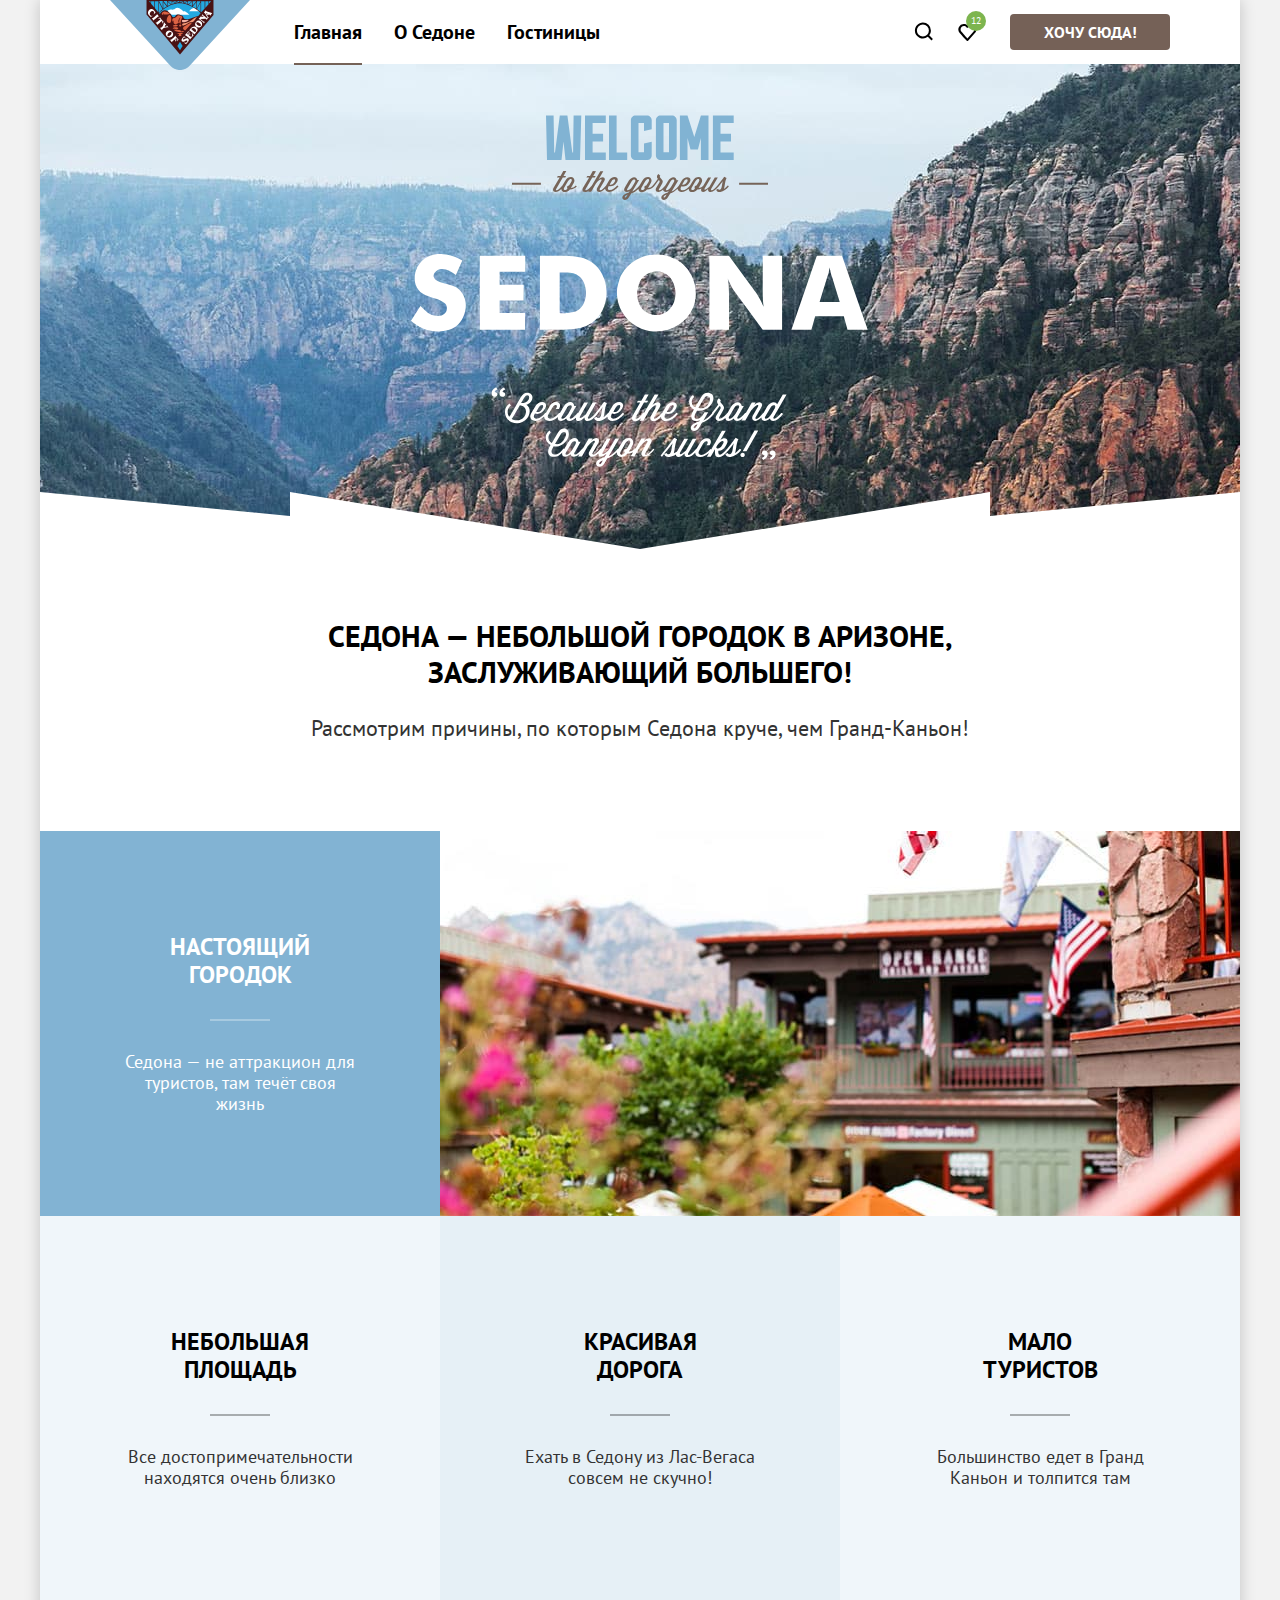
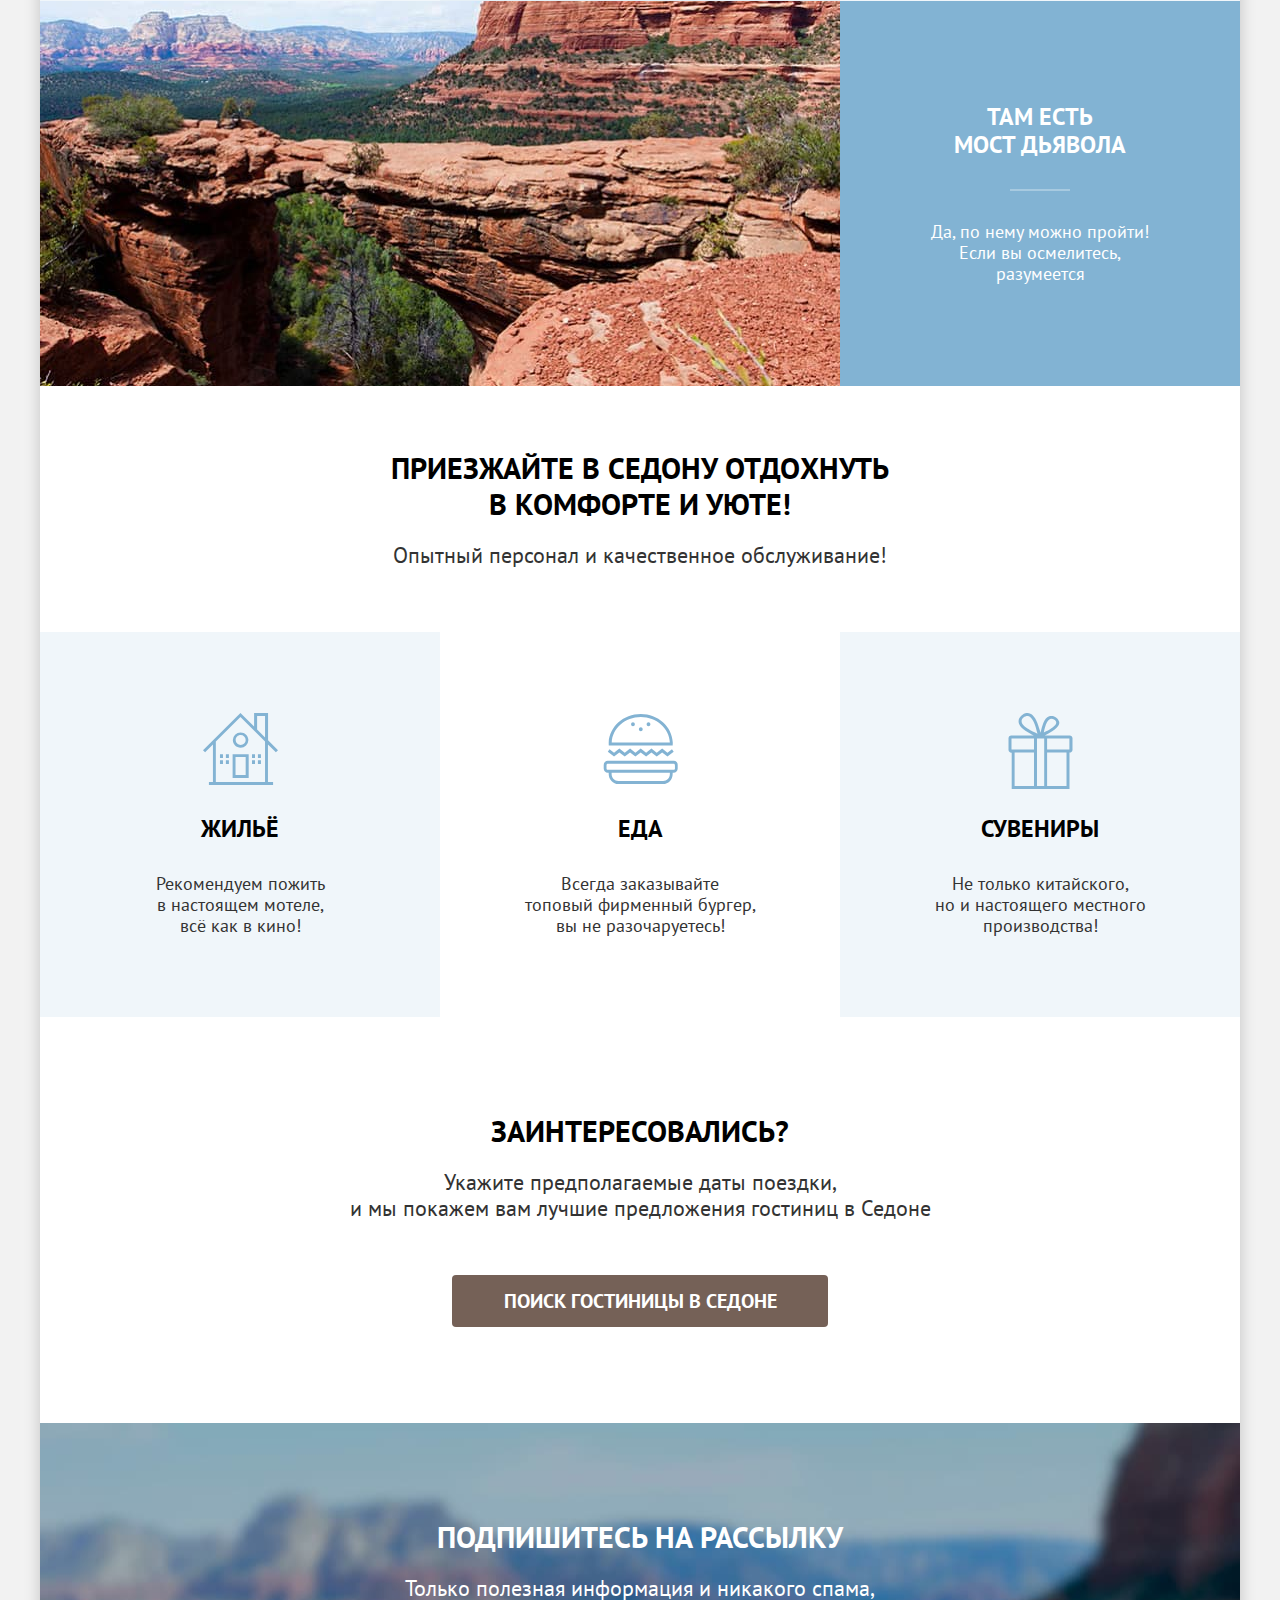
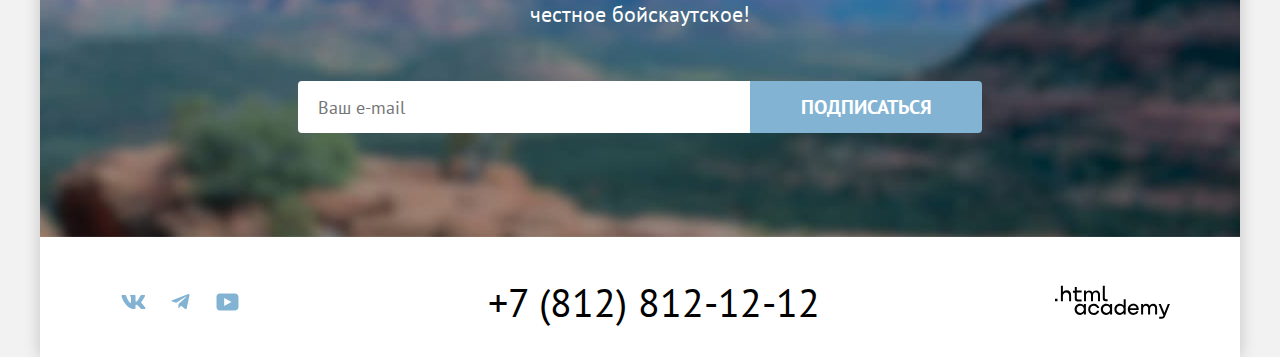
<file: index.html>
<!DOCTYPE html>
<html lang="ru">

  <head>
    <meta charset="utf-8">
    <title>Седона - город в Аризоне</title>
    <link rel="stylesheet" href="styles/styles.css">
    <link rel="icon" sizes="32x32" href="images/favicon.png" type="image/x-icon">
  </head>

  <body>
    <div class="wrapper">
      <!--Шапка сайта с навигацией-->
      <header class="page-header" data-test="header">
        <nav class="navigation">
          <a class="logo-link" href="index.html">
            <img class="logo" src="images/logo.svg" width="140" height="70" alt="Логотип города Седона">
          </a>
          <ul class="navigation-list">
            <li class="navigation-item">
              <a class="navigation-link navigation-link-current">Главная</a>
            </li>
            <li class="navigation-item">
              <a class="navigation-link" href="#">О Седоне</a>
            </li>
            <li class="navigation-item">
              <a class="navigation-link" href="catalog.html">Гостиницы</a>
            </li>
          </ul>
          <ul class="navigation-user-list">
            <li class="navigation-item">
              <a class="navigation-link navigation-user-link" href="#" aria-label="Поиск">
                <svg class="navigation-icon" aria-hidden="true" focusable="false" role="img" xmlns="http://www.w3.org/2000/svg"
                  width="19" height="19" fill="none" viewBox="0 0 19 19">
                  <path fill="#000" d="m18.9 17-3.7-3.67c1-1.3 1.7-2.98 1.7-4.87A8 8 0 0 0 8.9.5C4.5.5.9 4.18.9 8.56a8 8 0 0 0 12.9 6.26l3.7 3.68 1.4-1.5Zm-10-2.48a6 6 0 0 1-6-5.96 6 6 0 0 1 12 0 6 6 0 0 1-6 5.96Z" />
                </svg>
              </a>
            </li>
            <li class="navigation-item favorites-item">
              <a class="navigation-link navigation-user-link" href="#" aria-label="Избранное">
                <svg class="navigation-icon" aria-hidden="true" focusable="false" role="img" xmlns="http://www.w3.org/2000/svg" width="19" height="17" fill="none" viewBox="0 0 19 17">
                  <path fill="#000" d="M9.3 17a.9.9 0 0 1-.8-.4c-5.4-6.1-6.7-7.5-7-7.9A5.4 5.4 0 0 1 5.9 0c1.3 0 2.5.5 3.5 1.3a5.46 5.46 0 0 1 9 4.1c0 1.3-.5 2.5-1.3 3.4l-7 7.9c-.2.2-.4.3-.8.3Zm-6-9.5c.3.4 3.5 4 6.1 6.9l6.2-7c.5-.5.7-1.2.7-2 0-1.8-1.5-3.3-3.3-3.3-1 0-2 .5-2.7 1.3-.3.3-.6.4-.9.4-.3 0-.6-.2-.8-.4-.7-.8-1.7-1.3-2.7-1.3-1.8 0-3.3 1.5-3.3 3.3-.1.9.3 1.6.7 2.1-.1 0-.1 0 0 0Z" />
                </svg>
                <span class="navigation-favorites-count">12</span>
              </a>
            </li>
            <li class="navigation-item navigation-user-item">
              <a class="navigation-user-button button button-brown" href="#">Хочу сюда!</a>
            </li>
          </ul>
        </nav>
      </header>
      <!--Основной контентный блок-->
      <main class="main-container main-index" data-test="main">
        <section class="main-welcome" data-test="hero">
          <h1 class="visually-hidden">Отдых в живописном городке Седона</h1>
          <img class="main-welcome-img" src="images/welcome-text.svg" width="458" height="352" alt="Welcome to the gorgeous Sedona. Because the Grand Canyon sucks">
         </section>
        <div data-test="advantages">
          <section class="main-welcome-textbox">
            <h2 class="main-welcome-title">Седона — небольшой городок в Аризоне,<br>заслуживающий большего!</h2>
            <p class="main-welcome-description">Рассмотрим причины, по которым Седона круче, чем Гранд-Каньон!</p>
          </section>
          <!--Блок преимуществ-->
          <section class="advantages">
            <h2 class="visually-hidden">Преимущества</h2>
            <ul class="advantages-list">
              <li class="advantages-item advantages-item-box">
                <div class="advantages-column-text"> <!-- div для позиционирования -->
                  <h3 class="advantages-title">Настоящий<br>городок</h3>
                  <p class="advantages-description">Седона — не аттракцион для<br>туристов, там течёт своя<br>жизнь</p>
                </div>
                <img class="advantages-img" src="images/advantages-right.jpg" width="800" height="385" alt="Улица Седоны на фоне гор">
              </li>
              <li class="advantages-item advantages-item-row advantages-square">
                <h3 class="advantages-title">Небольшая<br>площадь</h3>
                <p class="advantages-description">Все достопримечательности<br>находятся очень близко</p>
              </li>
              <li class="advantages-item advantages-item-row advantages-road">
                <h3 class="advantages-title">Красивая<br>дорога</h3>
                <p class="advantages-description">Ехать в Седону из Лас-Вегаса<br>совсем не скучно!</p>
              </li>
              <li class="advantages-item advantages-item-row advantages-tourist">
                <h3 class="advantages-title">Мало<br>туристов</h3>
                <p class="advantages-description">Большинство едет в Гранд<br>Каньон и толпится там</p>
              </li>
              <li class="advantages-item advantages-item-box">
                <img class="advantages-img" src="images/advantages-left.jpg" width="800" height="385" alt="Мост дьявола - опасная скальная архитектура">
                <div class="advantages-column-text">
                  <h3 class="advantages-title">Там есть<br>мост дьявола</h3>
                  <p class="advantages-description">Да, по нему можно пройти!<br>Если вы осмелитесь,<br>разумеется</p>
                </div>
              </li>
            </ul>
          </section>
        </div>
        <!-- Блок услуг -->
        <section class="services" data-test="service">
          <div class="services-title-row">
            <h2 class="services-title">Приезжайте в Седону отдохнуть<br>в комфорте и уюте!</h2>
            <p class="services-description">Опытный персонал и качественное обслуживание!</p>
          </div>
          <ul class="services-list">
            <li class="services-item services-item-house">
              <h3 class="services-name-title services-name-house">Жильё</h3>
              <p class="services-description">Рекомендуем пожить<br>в настоящем мотеле,<br>всё как в кино!</p>
            </li>
            <li class="services-item services-item-food">
              <h3 class="services-name-title services-name-food">Еда</h3>
              <p class="services-description">Всегда заказывайте<br>топовый фирменный бургер,<br>вы не разочаруетесь!
              </p>
            </li>
            <li class="services-item services-item-gift">
              <h3 class="services-name-title services-name-gift">Сувениры</h3>
              <p class="services-description">Не только китайского,<br>но и настоящего местного<br>производства!</p>
            </li>
          </ul>
        </section>
        <!-- Блок поиска гостиницы -->
        <section class="search-box" data-test="search">
          <h2 class="search-box-title">Заинтересовались?</h2>
          <p class="search-box-description">Укажите предполагаемые даты поездки,<br>и мы покажем вам лучшие предложения гостиниц в Седоне</p>
          <button class="search-box-button button button-brown" type="button">Поиск гостиницы в Седоне</button>
        </section>
        <!-- Блок подписки на рассылку -->
        <section class="subscribe">
          <h2 class="subscribe-title">Подпишитесь на рассылку</h2>
          <p class="subscribe-description">Только полезная информация и никакого спама,<br>честное бойскаутское!</p>
          <form class="subscribe-form" action="https://echo.htmlacademy.ru/" method="post">
            <label class="visually-hidden" for="newsletter-email">Ваш e-mail</label>
            <input class="subscribe-field" placeholder="Ваш e-mail" type="email" id="newsletter-email" name="subscribe-email" required>
            <button class="subscribe-button button button-blue" type="submit">Подписаться</button>
          </form>
        </section>
      </main>
      <!-- Подвал сайта -->
      <footer class="page-footer" data-test="footer">
        <div class="page-footer-container">
          <ul class="social-list">
            <li class="social-item">
              <a class="social-link" href="https://vk.com/htmlacademy" aria-label="ВКонтакте">
                <svg class="social-icon" aria-hidden="true" focusable="false" role="img" xmlns="http://www.w3.org/2000/svg" width="25" height="14" fill="none" viewBox="0 0 25 14">
                  <path fill="#83B3D3" fill-rule="evenodd" d="M23.95.95c.17-.55 0-.95-.8-.95h-2.62c-.67 0-.98.35-1.14.73 0 0-1.34 3.2-3.23 5.27-.61.6-.89.8-1.22.8-.17 0-.42-.2-.42-.74V.95c0-.66-.19-.95-.74-.95H9.65c-.42 0-.67.3-.67.6 0 .61.95.76 1.05 2.5v3.8c0 .84-.16.99-.5.99-.88 0-3.05-3.21-4.33-6.89-.25-.71-.5-1-1.17-1H1.4C.65 0 .5.35.5.73c0 .68.89 4.07 4.14 8.55C6.81 12.34 9.87 14 12.65 14c1.67 0 1.88-.37 1.88-1v-2.32c0-.73.16-.88.68-.88.4 0 1.06.2 2.62 1.67C19.61 13.22 19.9 14 20.9 14h2.63c.75 0 1.13-.37.91-1.1-.24-.72-1.09-1.77-2.22-3.02-.6-.7-1.53-1.47-1.8-1.86-.4-.49-.28-.7 0-1.14 0 0 3.2-4.43 3.53-5.93Z" clip-rule="evenodd" />
                </svg>
              </a>
            </li>
            <li class="social-item">
              <a class="social-link" href="https://t.me/htmlacademy" aria-label="Телеграм">
                <svg class="social-icon" aria-hidden="true" focusable="false" role="img" xmlns="http://www.w3.org/2000/svg" width="19" height="16" fill="none" viewBox="0 0 19 16">
                  <path fill="#83B3D3" d="M17.29.1 1.34 6.25c-1.09.43-1.08 1.04-.2 1.31l4.1 1.28 9.47-5.98c.44-.27.85-.12.52.18L7.55 9.96l-.28 4.22c.41 0 .6-.19.83-.41l1.99-1.93 4.13 3.05c.77.42 1.31.2 1.5-.7l2.72-12.8C18.72.27 18-.23 17.29.09Z" />
                </svg>
              </a>
            </li>
            <li class="social-item">
              <a class="social-link" href="https://www.youtube.com/user/htmlacademyru" aria-label="Youtube">
                <svg class="social-icon" aria-hidden="true" focusable="false" role="img" xmlns="http://www.w3.org/2000/svg" width="23" height="18" fill="none" viewBox="0 0 23 18">
                  <path fill="#83B3D3" d="M19.1.5H3.68C1.81.5.5 2.1.5 3.9V14c0 1.9 1.31 3.5 3.17 3.5h15.66c1.64 0 3.17-1.6 3.17-3.4V3.9C22.28 2.1 20.97.5 19.1.5ZM8.17 13.04V4.96L15.5 9l-7.34 4.04Z" />
                </svg>
              </a>
            </li>
          </ul>
          <a class="footer-phone-call" href="tel:+78128121212">+7 (812) 812-12-12</a>
          <a class="copyright-link" href="https://htmlacademy.ru/intensive/htmlcss" aria-label="Логотип html academy">
            <svg class="copyright-logo" aria-hidden="true" role="img" xmlns="http://www.w3.org/2000/svg" width="115" height="34" fill="none" viewBox="0 0 115 34">
              <path fill="#000" d="M0 13.72v2.6h2.5v-2.6H0ZM11.6 5.32c-1.6 0-2.8.7-3.6 1.7h-.1V.82h-2v15.5h2v-5.3c0-2.1 1.3-3.6 3.3-3.6 1.8 0 2.9 1.4 2.9 3.2v5.7h2v-6.1c.1-3-1.8-4.9-4.5-4.9ZM26.6 5.62h-4.8v-3.7h-2v3.8h-1.9v2h1.9v6c0 1.7 1 2.7 2.7 2.7h4.1v-2h-3.7c-.7 0-1.1-.4-1.1-1.1v-5.7h4.8v-2ZM41.1 5.42c-1.6 0-2.9.8-3.5 2.1h-.1c-.6-1.2-1.8-2.1-3.4-2.1-1.4 0-2.5.8-3.1 1.8h-.1v-1.6H29v10.6h2v-5.4c0-2 1-3.5 2.6-3.5 1.5 0 2.4 1 2.4 2.6v6.3h2v-5.6c0-2.4 1.4-3.3 2.6-3.3 1.5 0 2.4 1 2.4 2.6v6.3h2v-6.5c.1-2.5-1.4-4.3-3.9-4.3ZM47.8 13.52c0 1.7 1 2.7 2.8 2.7h2v-2h-1.7c-.7 0-1.1-.4-1.1-1.1V.82h-2v12.7ZM28.9 20.52c-.9-1.1-2.2-1.8-3.9-1.8-3.1 0-5.4 2.3-5.4 5.6s2.3 5.6 5.4 5.6c1.8 0 3-.8 3.8-1.9h.1v1.6h2v-10.6h-2v1.5Zm-3.6 7.4c-2.2 0-3.6-1.6-3.6-3.6s1.4-3.6 3.6-3.6 3.6 1.6 3.6 3.6c0 1.9-1.4 3.6-3.6 3.6ZM44.2 22.82c-.5-2.4-2.6-4.1-5.4-4.1a5.4 5.4 0 0 0-5.6 5.6c0 3.1 2.2 5.6 5.6 5.6 2.8 0 4.9-1.8 5.4-4.2h-2.1a3.4 3.4 0 0 1-3.3 2.3c-2.2 0-3.6-1.6-3.6-3.6s1.4-3.6 3.6-3.6c1.6 0 2.8 1 3.3 2.2h2.1v-.2ZM55.1 20.52c-.9-1.1-2.2-1.8-3.9-1.8-3.1 0-5.4 2.3-5.4 5.6s2.3 5.6 5.4 5.6c1.8 0 3-.8 3.8-1.9h.1v1.6h2v-10.6h-2v1.5Zm-3.6 7.4c-2.2 0-3.6-1.6-3.6-3.6s1.4-3.6 3.6-3.6 3.6 1.6 3.6 3.6c0 1.9-1.5 3.6-3.6 3.6ZM68.7 20.62c-.9-1.1-2.2-1.9-3.9-1.9-3.1 0-5.4 2.3-5.4 5.6s2.2 5.6 5.4 5.6c1.7 0 3-.8 3.8-1.8h.1v1.5h2v-15.4h-2v6.4Zm-3.6 7.3c-2.2 0-3.6-1.6-3.6-3.6s1.4-3.6 3.6-3.6 3.6 1.6 3.6 3.6c-.1 2-1.5 3.6-3.6 3.6ZM78.3 18.72c-3.3 0-5.5 2.5-5.5 5.6 0 3 2.1 5.6 5.5 5.6 2.5 0 4.5-1.3 5.2-3.6h-2.1c-.5 1-1.6 1.6-3 1.6-1.9 0-3.3-1.3-3.4-2.9h8.8c.2-3.6-2-6.3-5.5-6.3Zm0 1.9c1.7 0 3 1 3.3 2.6h-6.5c.3-1.5 1.5-2.6 3.2-2.6ZM98.2 18.72c-1.6 0-2.9.8-3.6 2h-.1c-.6-1.2-1.8-2-3.4-2-1.4 0-2.5.7-3.1 1.8v-1.5h-1.9v10.6h2v-5.4c0-2 1-3.4 2.6-3.5 1.5 0 2.4 1 2.4 2.6v6.3h2v-5.6c0-2.4 1.4-3.3 2.6-3.3 1.5 0 2.4 1 2.4 2.6v6.3h2v-6.5c.1-2.6-1.4-4.4-3.9-4.4ZM109.4 27.82l-3.6-8.9h-2.2l4.8 11.6c-.3.9-.7 1.2-1.7 1.2h-2.5v2h2.5c1.8 0 2.8-.8 3.5-2.6l4.7-12.2h-2.1l-3.4 8.9Z" />
            </svg>
          </a>
        </div>
      </footer>

      <!-- Модальное окно "Поиск гостиницы в Седоне" -->

      <div class="modal-container">
        <div class="modal">
          <button class="modal-close-button" type="button">
            <span class="visually-hidden">Закрыть</span>
          </button>
          <section class="modal-content">
            <h2 class="modal-title">Поиск гостиницы в Седоне</h2>
            <form class="modal-data-form" action="https://echo.htmlacademy.ru/" method="post">
              <ul class="modal-data-list">
                <li class="modal-data-item">
                  <label class="modal-label" for="check-in">Дата Заезда:</label>
                    <div class="input-box">
                      <div class="input-box-inner">
                        <input class="modal-input date-check-in" type="text" id="check-in" name="check-in" placeholder="Укажите дату" value="27 апреля 2020" required>
                        <button class="modal-input-icon check-in-icon" type="button">
                          <svg xmlns="http://www.w3.org/2000/svg" width="20" height="20" fill="none" role="img" aria-label="Выберите дату заезда в календаре" viewBox="0 0 20 20">
                            <g fill="#000" opacity=".3">
                              <path d="M7.75 12c.3 0 .5-.2.5-.5s-.2-.5-.5-.5-.5.2-.5.5.2.5.5.5Z" />
                              <path d="M17 4h-2V2h-1v2H6V2H5v2H3c-.6 0-1 .4-1 1v11c0 .5.4 1 1 1h14c.5 0 1-.5 1-1V5c0-.6-.5-1-1-1Zm0 12H3V9h14v7ZM3 8V5h2v2h1V5h8v2h1V5h2v3H3Z" />
                              <path d="M10 12c.3 0 .5-.2.5-.5s-.2-.5-.5-.5-.5.2-.5.5.2.5.5.5ZM12.25 12c.3 0 .5-.2.5-.5s-.2-.5-.5-.5-.5.2-.5.5.2.5.5.5ZM7.75 13c-.3 0-.5.2-.5.5s.2.5.5.5.5-.2.5-.5-.2-.5-.5-.5ZM5.5 12c.3 0 .5-.2.5-.5s-.2-.5-.5-.5-.5.2-.5.5.2.5.5.5ZM5.5 13c-.3 0-.5.2-.5.5s.2.5.5.5.5-.2.5-.5-.2-.5-.5-.5ZM10 13c-.3 0-.5.2-.5.5s.2.5.5.5.5-.2.5-.5-.2-.5-.5-.5ZM12.25 13c-.3 0-.5.2-.5.5s.2.5.5.5.5-.2.5-.5-.2-.5-.5-.5ZM14.5 12c.3 0 .5-.2.5-.5s-.2-.5-.5-.5-.5.2-.5.5.2.5.5.5ZM14.5 13c-.3 0-.5.2-.5.5s.2.5.5.5.5-.2.5-.5-.2-.5-.5-.5Z" />
                            </g>
                          </svg>
                        </button>
                      </div>
                    <span class="modal-description-input description-input-checkin checkin-error">Мы не можем отправить вас в прошлое.</span>
                  </div>
                </li>
                <li class="modal-data-item">
                  <label class="modal-label" for="check-out">Дата Выезда:</label>
                  <div class="input-box">
                    <div class="input-box-inner">
                      <input class="modal-input date-check-out" type="text" id="check-out" name="check-out" placeholder="Укажите дату" value="1 сентября 2023" required>
                      <button class="modal-input-icon check-out-icon" type="button">
                        <svg xmlns="http://www.w3.org/2000/svg" width="20" height="20" fill="none" role="img" aria-label="Выберите дату выезда в календаре" viewBox="0 0 20 20">
                          <g fill="#000" opacity=".3">
                            <path d="M7.75 12c.3 0 .5-.2.5-.5s-.2-.5-.5-.5-.5.2-.5.5.2.5.5.5Z" />
                            <path d="M17 4h-2V2h-1v2H6V2H5v2H3c-.6 0-1 .4-1 1v11c0 .5.4 1 1 1h14c.5 0 1-.5 1-1V5c0-.6-.5-1-1-1Zm0 12H3V9h14v7ZM3 8V5h2v2h1V5h8v2h1V5h2v3H3Z" />
                            <path d="M10 12c.3 0 .5-.2.5-.5s-.2-.5-.5-.5-.5.2-.5.5.2.5.5.5ZM12.25 12c.3 0 .5-.2.5-.5s-.2-.5-.5-.5-.5.2-.5.5.2.5.5.5ZM7.75 13c-.3 0-.5.2-.5.5s.2.5.5.5.5-.2.5-.5-.2-.5-.5-.5ZM5.5 12c.3 0 .5-.2.5-.5s-.2-.5-.5-.5-.5.2-.5.5.2.5.5.5ZM5.5 13c-.3 0-.5.2-.5.5s.2.5.5.5.5-.2.5-.5-.2-.5-.5-.5ZM10 13c-.3 0-.5.2-.5.5s.2.5.5.5.5-.2.5-.5-.2-.5-.5-.5ZM12.25 13c-.3 0-.5.2-.5.5s.2.5.5.5.5-.2.5-.5-.2-.5-.5-.5ZM14.5 12c.3 0 .5-.2.5-.5s-.2-.5-.5-.5-.5.2-.5.5.2.5.5.5ZM14.5 13c-.3 0-.5.2-.5.5s.2.5.5.5.5-.2.5-.5-.2-.5-.5-.5Z" />
                          </g>
                        </svg>
                      </button>
                    </div>
                    <span class="modal-description-input">На эти даты есть свободные номера. Пока есть.</span>
                  </div>
                </li>
                <li class="modal-data-item person-number-item">
                  <div class="person-box">
                    <label class="modal-label-person" for="number-of-adults">Взрослые:</label>
                    <div class="person-box-input">
                      <button class="number-input-minus adult-input-minus-icon" type="button">
                        <svg xmlns="http://www.w3.org/2000/svg" width="20" height="20" fill="none" role="img" aria-label="Уменьшить количество взрослых" viewBox="0 0 20 20">
                          <path fill="#756157" fill-opacity=".3" d="M3 9v2h14V9H3Z" />
                        </svg>
                      </button>
                      <input class="person-number-input adult-number-input" type="number" id="number-of-adults" name="number-of-adults" value="2">
                      <button class="number-input-plus adult-input-plus-icon" type="button">
                        <svg xmlns="http://www.w3.org/2000/svg" width="20" height="20" fill="none" role="img" aria-label="Увеличить количество взрослых" viewBox="0 0 20 20">
                          <path fill="#756157" fill-opacity=".3" d="M17 9h-6V3H9v6H3v2h6v6h2v-6h6V9Z" />
                        </svg>
                      </button>
                    </div>
                  </div>
                  <div class="person-box">
                    <label class="modal-label-person modal-label-child" for="number-of-childs">Дети:</label>
                    <div class="tooltip-box">
                      <span class="modal-tooltip">
                        <button class="tooltip-toggle" type="button" aria-labelledby="tooltip-label"></button>
                        <span class="tooltip-text-box" role="tooltip" id="tooltip-label">Укажите количество детей, которые будут с вами, возраст которых от 6 до 18 лет. Дети до 6 лет размещаются бесплатно.</span>
                      </span>
                    </div>
                    <div class="person-box-input">
                      <button class="number-input-minus child-input-minus" type="button">
                        <svg xmlns="http://www.w3.org/2000/svg" width="20" height="20" fill="none" role="img" aria-label="Уменьшить количество детей" viewBox="0 0 20 20">
                          <path fill="#756157" fill-opacity=".3" d="M3 9v2h14V9H3Z" />
                        </svg>
                      </button>
                      <input class="person-number-input child-number-input" id="number-of-childs" name="number-of-childs" type="number" value="2">
                      <button class="number-input-plus child-input-plus" type="button">
                        <svg xmlns="http://www.w3.org/2000/svg" width="20" height="20" fill="none" role="img" aria-label="Увеличить количество детей" viewBox="0 0 20 20">
                          <path fill="#756157" fill-opacity=".3" d="M17 9h-6V3H9v6H3v2h6v6h2v-6h6V9Z" />
                        </svg>
                      </button>
                    </div>
                  </div>
                </li>
              </ul>
              <button class="modal-form-button button-blue" type="submit">Найти</button>
            </form>
          </section>
        </div>
      </div>
    </div>
    <script src="scripts/modal.js"></script>
  </body>

</html>
</file>
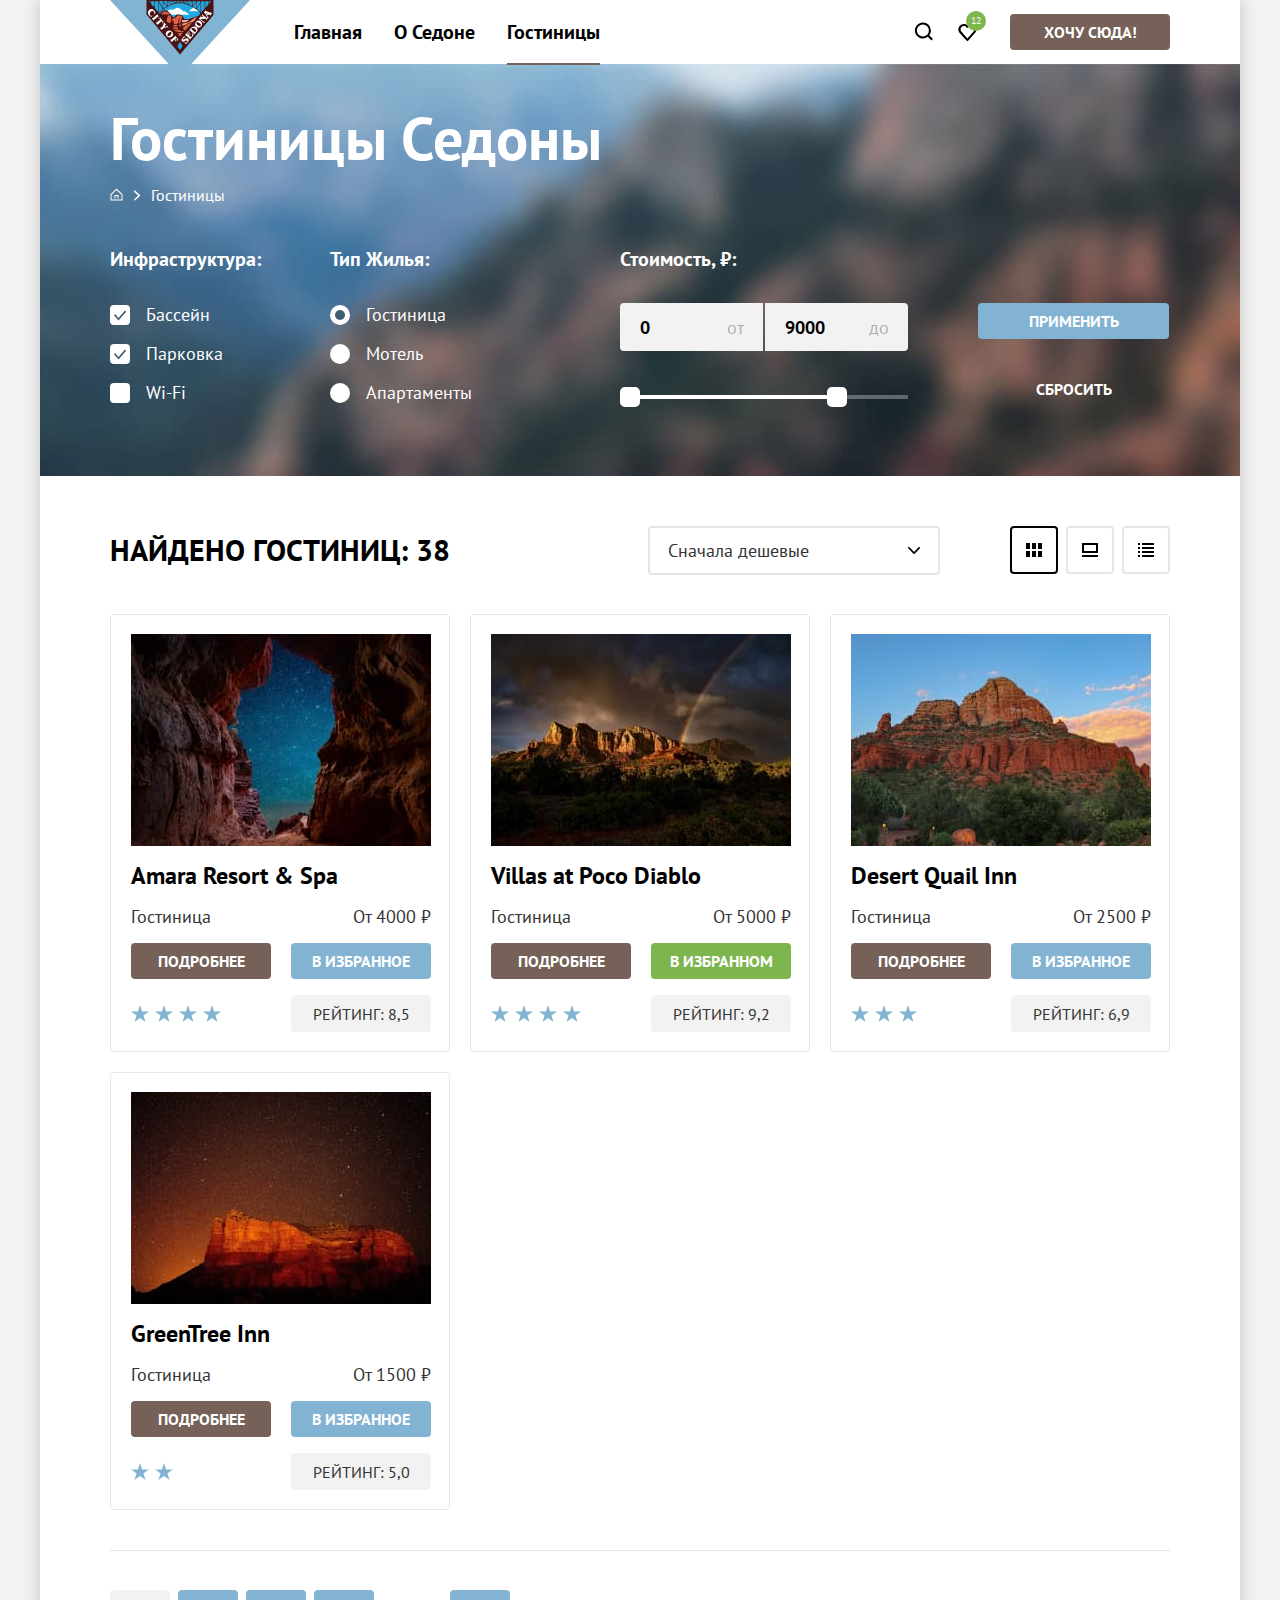
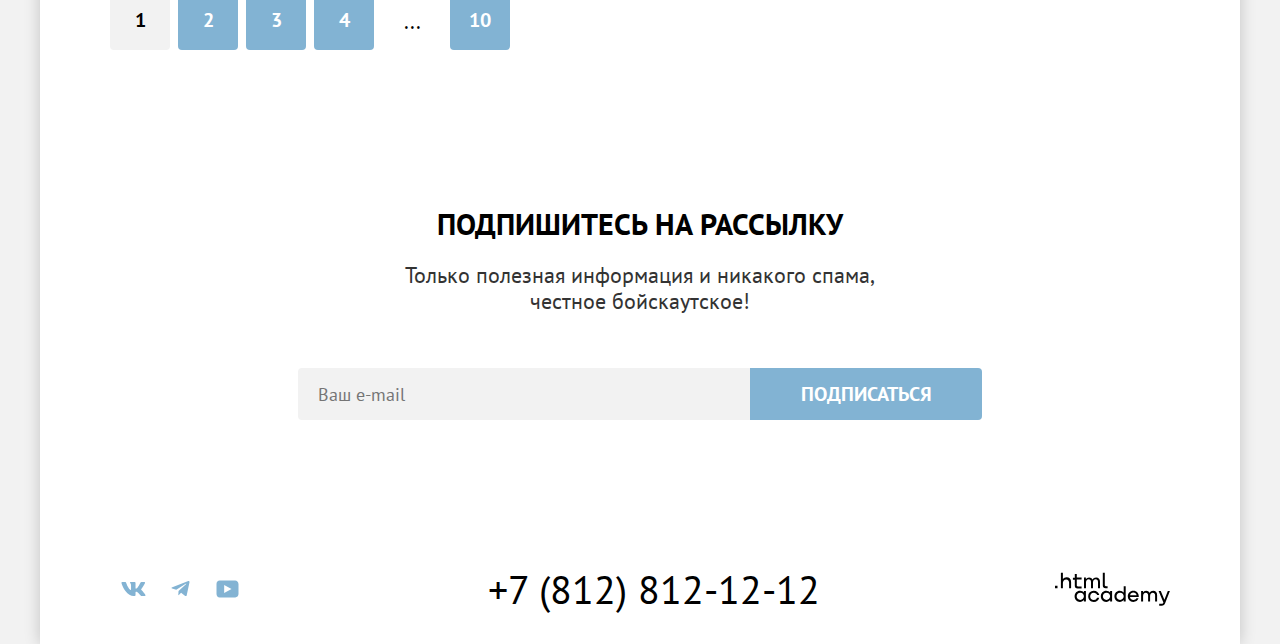
<file: catalog.html>
<!DOCTYPE html>
<html lang="ru">

  <head>
    <meta charset="UTF-8">
    <title>Седона - город в Аризоне</title>
    <link rel="stylesheet" href="styles/styles.css">
    <link rel="icon" sizes="32x32" href="images/favicon.png" type="image/x-icon">
  </head>

  <body>
    <div class="wrapper">
      <header class="page-header" data-test="header">
        <nav class="navigation">
          <a class="logo-link" href="index.html">
            <img class="logo" src="images/logo.svg" width="140" height="70" alt="Логотип города Седона">
          </a>
          <ul class="navigation-list">
            <li class="navigation-item">
              <a class="navigation-link" href="index.html">Главная</a>
            </li>
            <li class="navigation-item">
              <a class="navigation-link" href="#">О Седоне</a>
            </li>
            <li class="navigation-item">
              <a class="navigation-link navigation-link-current">Гостиницы</a>
            </li>
          </ul>
          <ul class="navigation-user-list">
            <li class="navigation-item">
              <a class="navigation-link navigation-user-link" href="#" aria-label="Поиск">
                <svg class="navigation-icon" aria-hidden="true" focusable="false" role="img" xmlns="http://www.w3.org/2000/svg" width="19" height="19" fill="none" viewBox="0 0 19 19">
                  <path fill="#000" d="m18.9 17-3.7-3.67c1-1.3 1.7-2.98 1.7-4.87A8 8 0 0 0 8.9.5C4.5.5.9 4.18.9 8.56a8 8 0 0 0 12.9 6.26l3.7 3.68 1.4-1.5Zm-10-2.48a6 6 0 0 1-6-5.96 6 6 0 0 1 12 0 6 6 0 0 1-6 5.96Z" />
                </svg>
              </a>
            </li>
            <li class="navigation-item favorites-item">
              <a class="navigation-link navigation-user-link" href="#" aria-label="Избранное">
                <svg class="navigation-icon" aria-hidden="true" focusable="false" role="img" xmlns="http://www.w3.org/2000/svg" width="19" height="17" fill="none" viewBox="0 0 19 17">
                  <path fill="#000" d="M9.3 17a.9.9 0 0 1-.8-.4c-5.4-6.1-6.7-7.5-7-7.9A5.4 5.4 0 0 1 5.9 0c1.3 0 2.5.5 3.5 1.3a5.46 5.46 0 0 1 9 4.1c0 1.3-.5 2.5-1.3 3.4l-7 7.9c-.2.2-.4.3-.8.3Zm-6-9.5c.3.4 3.5 4 6.1 6.9l6.2-7c.5-.5.7-1.2.7-2 0-1.8-1.5-3.3-3.3-3.3-1 0-2 .5-2.7 1.3-.3.3-.6.4-.9.4-.3 0-.6-.2-.8-.4-.7-.8-1.7-1.3-2.7-1.3-1.8 0-3.3 1.5-3.3 3.3-.1.9.3 1.6.7 2.1-.1 0-.1 0 0 0Z" />
                </svg>
                <span class="navigation-favorites-count">12</span>
              </a>
            </li>
            <li class="navigation-item navigation-user-item">
              <a class="navigation-user-button button button-brown" href="#">Хочу сюда!</a>
            </li>
          </ul>
        </nav>
      </header>
      <!-- Блок с заголовком, хлебными крошками и фильтрами -->
      <main class="main-container main-catalog" data-test="main">
        <section class="filter-wrapper">
          <div class="filter-content">
            <header class="catalog-header">
              <h1 class="catalog-title">Гостиницы Седоны</h1>
              <!-- Хлебные крошки -->
              <ul class="breadcrumbs">
                <li class="breadcrumbs-item breadcrumbs-item-main">
                  <a class="breadcrumbs-link breadcrumbs-link-home" href="index.html">
                    <span class="visually-hidden">Главная</span>
                  </a>
                </li>
                <li class="breadcrumbs-item">
                  <a class="breadcrumbs-link">Гостиницы</a>
                </li>
              </ul>
            </header>
            <!-- Блок фильтров -->
            <section class="catalog-hotels-filter" data-test="filter">
              <h2 class="visually-hidden">Фильтр выбора гостиниц</h2>
              <form class="hotels-filter" action="https://echo.htmlacademy.ru/" method="get">
                <fieldset class="catalog-filter-group">
                  <legend class="catalog-filter-title">Инфраструктура:</legend>
                  <ul class="catalog-filter-list">
                    <li class="catalog-filter-item">
                      <label class="control">
                        <input class="control-input visually-hidden" type="checkbox" name="pool" checked>
                        <span class="checkbox-input"></span>
                        <span class="checkbox-label">Бассейн</span>
                      </label>
                    </li>
                    <li class="catalog-filter-item">
                      <label class="control">
                        <input class="control-input visually-hidden" type="checkbox" name="parking" checked>
                        <span class="checkbox-input"></span>
                        <span class="checkbox-label">Парковка</span>
                      </label>
                    </li>
                    <li class="catalog-filter-item">
                      <label class="control">
                        <input class="control-input visually-hidden" type="checkbox" name="wi-fi">
                        <span class="checkbox-input"></span>
                        <span class="checkbox-label">Wi-Fi</span>
                      </label>
                    </li>
                  </ul>
                </fieldset>
                <fieldset class="catalog-filter-group">
                  <legend class="catalog-filter-title">Тип Жилья:</legend>
                  <ul class="catalog-filter-list">
                    <li class="catalog-filter-item">
                      <label class="control">
                        <input class="control-input visually-hidden" type="radio" name="type-hotels" value="hotel" checked>
                        <span class="radio-input"></span>
                        <span class="radio-label">Гостиница</span>
                      </label>
                    </li>
                    <li class="catalog-filter-item">
                      <label class="control">
                        <input class="control-input visually-hidden" type="radio" name="type-hotels" value="motel">
                        <span class="radio-input"></span>
                        <span class="radio-label">Мотель</span>
                      </label>
                    </li>
                    <li class="catalog-filter-item">
                      <label class="control">
                        <input class="control-input visually-hidden" type="radio" name="type-hotels" value="apartaments">
                        <span class="radio-input"></span>
                        <span class="radio-label">Апартаменты</span>
                      </label>
                    </li>
                  </ul>
                </fieldset>
                <fieldset class="catalog-filter-group filter-control">
                  <legend class="catalog-filter-title filter-title-price">Стоимость, ₽:</legend>
                  <div class="slider-wrapper-inputs">
                    <div class="slider-input-box input-min-box">
                      <label class="visually-hidden" for="price-min">Установите минимальную цену</label>
                      <input class="slider-control-input slider-control-input-min" type="number" name="price-min" id="price-min" value="0" min="0" required>
                      <span class="slider-input-placeholder slider-input-placeholder-min">от</span>
                    </div>
                    <div class="slider-input-box input-max-box">
                      <label class="visually-hidden" for="price-max">Установите максимальную цену</label>
                      <input class="slider-control-input slider-control-input-max" type="number" name="price-max" id="price-max" value="9000" required>
                      <span class="slider-input-placeholder slider-input-placeholder-max">до</span>
                    </div>
                  </div>
                  <div class="slider-wrapper">
                    <div class="slider-bar">
                      <div class="slider-range-bar" style="left: 0; right: 61px;">
                        <button class="slider-range-toggle slider-range-toggle-min" type="button">
                          <span class="visually-hidden">Изменить минимальную цену</span>
                        </button>
                        <button class="slider-range-toggle slider-range-toggle-max" type="button">
                          <span class="visually-hidden">Изменить максимальную цену</span>
                        </button>
                      </div>
                    </div>
                  </div>
                </fieldset>
                <div class="filter-button-box">
                  <button class="apply-button button button-blue" type="submit">Применить</button>
                  <button class="clear-button button" type="reset">Сбросить</button>
                </div>
              </form>
            </section>
          </div>
        </section>
        <!-- Блок фильтра сортировки и кнопок отображения результата -->
        <section class="sorting" data-test="catalog">
          <h2 class="visually-hidden">Сортировка</h2>
          <p class="sorting-results">Найдено гостиниц:
            <span class="results-count">38</span>
          </p>
          <div class="select-box">
            <select class="select-control" name="sorting-filter" aria-label="Сортировка">
              <option value="cheap">Сначала дешевые</option>
              <option value="expensive">Сначала дорогие</option>
            </select>
          </div>
          <div class="sorting-view-box">
            <ul class="sorting-view-list">
              <li class="sorting-view-item">
                <a class="sorting-view-link sorting-view-tile-icon sorting-view-link-current" href="catalog.html?view=tile">
                  <span class="visually-hidden">Показать плиткой</span>
                </a>
              </li>
              <li class="sorting-view-item">
                <a class="sorting-view-link sorting-view-card-icon" href="catalog.html?view=card">
                  <span class="visually-hidden">Показать карточки</span>
                </a>
              </li>
              <li class="sorting-view-item">
                <a class="sorting-view-link sorting-view-list-icon" href="catalog.html?view=list">
                  <span class="visually-hidden">Показать список</span>
                </a>
              </li>
            </ul>
          </div>
        </section>
        <!-- Блок результата поиска и сортировки, карточки гостиниц -->
        <section class="cards-results" data-test="catalog">
          <h2 class="visually-hidden">Результаты сортировки гостиниц</h2>
          <ul class="cards-results-list">
            <!-- Карточка гостиницы -->
            <li class="cards-results-item">
              <a class="cards-results-link" href="#">
                <img class="cards-results-img" src="images/hotel-1.jpg" width="300" height="212" alt="Каменная порода в форме кольца со звёздным небом">
                <h3 class="cards-results-title">Amara Resort & Spa</h3>
              </a>
              <div class="cards-item-box">
                <p class="cards-results-item-type">Гостиница</p>
                <span class="cards-results-item-price">От 4000 ₽</span>
                <a class="cards-details-link button button-brown" href="#">Подробнее</a>
                <button class="add-favorites-item button button-blue" type="button">В избранное</button>
                <!-- Рейтинг гостиницы -->
                <ul class="cards-rating-list" aria-label="Категория - четыре звезды">
                  <li class="rating-star-item"></li>
                  <li class="rating-star-item"></li>
                  <li class="rating-star-item"></li>
                  <li class="rating-star-item"></li>
                </ul>
                <span class="user-rating">Рейтинг: 8,5</span>
              </div>
            </li>
            <li class="cards-results-item">
              <a class="cards-results-link" href="#">
                <img class="cards-results-img" src="images/hotel-2.jpg" width="300" height="212" alt="Скала на фоне радуги и тучи">
                <h3 class="cards-results-title">Villas at Poco Diablo</h3>
              </a>
              <div class="cards-item-box">
                <p class="cards-results-item-type">Гостиница</p>
                <span class="cards-results-item-price">От 5000 ₽</span>
                <a class="cards-details-link button button-brown" href="#">Подробнее</a>
                <button class="add-favorites-item button focus-favorites-button button-green" type="button">В избранном</button>
                <!-- Рейтинг гостиницы -->
                <ul class="cards-rating-list" aria-label="Категория - четыре звезды">
                  <li class="rating-star-item"></li>
                  <li class="rating-star-item"></li>
                  <li class="rating-star-item"></li>
                  <li class="rating-star-item"></li>
                </ul>
                <span class="user-rating">Рейтинг: 9,2</span>
              </div>
            </li>
            <li class="cards-results-item">
              <a class="cards-results-link" href="#">
                <img class="cards-results-img" src="images/hotel-3.jpg" width="300" height="212" alt="Скала на фоне голубого неба">
                <h3 class="cards-results-title">Desert Quail Inn</h3>
              </a>
              <div class="cards-item-box">
                <p class="cards-results-item-type">Гостиница</p>
                <span class="cards-results-item-price">От 2500 ₽</span>
                <a class="cards-details-link button button-brown" href="#">Подробнее</a>
                <button class="add-favorites-item button button-blue" type="button">В избранное</button>
                <!-- Рейтинг гостиницы -->
                <ul class="cards-rating-list" aria-label="Категория - три звезды">
                  <li class="rating-star-item"></li>
                  <li class="rating-star-item"></li>
                  <li class="rating-star-item"></li>
                </ul>
                <span class="user-rating">Рейтинг: 6,9</span>
              </div>
            </li>
            <li class="cards-results-item">
              <a class="cards-results-link" href="#">
                <img class="cards-results-img" src="images/hotel-4.jpg" width="300" height="212" alt="Скала на фоне ясного ночного неба со звёздами">
                <h3 class="cards-results-title">GreenTree Inn</h3>
              </a>
              <div class="cards-item-box">
                <p class="cards-results-item-type">Гостиница</p>
                <span class="cards-results-item-price">От 1500 ₽</span>
                <a class="cards-details-link button button-brown" href="#">Подробнее</a>
                <button class="add-favorites-item button button-blue" type="button">В избранное</button>
                <!-- Рейтинг гостиницы -->
                <ul class="cards-rating-list" aria-label="Категория - две звезды">
                  <li class="rating-star-item"></li>
                  <li class="rating-star-item"></li>
                </ul>
                <span class="user-rating">Рейтинг: 5,0</span>
              </div>
            </li>
          </ul>
          <!-- Пагинация -->
          <ul class="pagination">
            <li class="pagination-item">
              <a class="pagination-link pagination-current">1</a>
            </li>
            <li class="pagination-item">
              <a class="pagination-link" href="#">2</a>
            </li>
            <li class="pagination-item">
              <a class="pagination-link" href="#">3</a>
            </li>
            <li class="pagination-item">
              <a class="pagination-link" href="#">4</a>
            </li>
            <li class="pagination-item">
              <a class="pagination-link" href="#">10</a>
            </li>
          </ul>
        </section>
        <!-- Блок подписки на рассылку -->
        <section class="subscribe catalog" data-test="subscribe">
          <h2 class="subscribe-title">Подпишитесь на рассылку</h2>
          <p class="subscribe-description">Только полезная информация и никакого спама,<br>честное бойскаутское!</p>
          <form class="subscribe-form" action="https://echo.htmlacademy.ru/" method="post">
            <label class="visually-hidden" for="newsletter-email">Ваш e-mail</label>
            <input class="subscribe-field catalog-light-field" placeholder="Ваш e-mail" type="email" id="newsletter-email" name="subscribe-email" required>
            <button class="subscribe-button button button-blue" type="submit">Подписаться</button>
          </form>
        </section>
      </main>
      <!-- Подвал сайта -->
      <footer class="page-footer" data-test="footer">
        <div class="page-footer-container">
          <ul class="social-list">
            <li class="social-item">
              <a class="social-link" href="https://vk.com/htmlacademy" aria-label="ВКонтакте">
                <svg class="social-icon" aria-hidden="true" focusable="false" role="img" xmlns="http://www.w3.org/2000/svg" width="25" height="14" fill="none" viewBox="0 0 25 14">
                  <path fill="#83B3D3" fill-rule="evenodd" d="M23.95.95c.17-.55 0-.95-.8-.95h-2.62c-.67 0-.98.35-1.14.73 0 0-1.34 3.2-3.23 5.27-.61.6-.89.8-1.22.8-.17 0-.42-.2-.42-.74V.95c0-.66-.19-.95-.74-.95H9.65c-.42 0-.67.3-.67.6 0 .61.95.76 1.05 2.5v3.8c0 .84-.16.99-.5.99-.88 0-3.05-3.21-4.33-6.89-.25-.71-.5-1-1.17-1H1.4C.65 0 .5.35.5.73c0 .68.89 4.07 4.14 8.55C6.81 12.34 9.87 14 12.65 14c1.67 0 1.88-.37 1.88-1v-2.32c0-.73.16-.88.68-.88.4 0 1.06.2 2.62 1.67C19.61 13.22 19.9 14 20.9 14h2.63c.75 0 1.13-.37.91-1.1-.24-.72-1.09-1.77-2.22-3.02-.6-.7-1.53-1.47-1.8-1.86-.4-.49-.28-.7 0-1.14 0 0 3.2-4.43 3.53-5.93Z" clip-rule="evenodd" />
                </svg>
              </a>
            </li>
            <li class="social-item">
              <a class="social-link" href="https://t.me/htmlacademy" aria-label="Телеграм">
                <svg class="social-icon" aria-hidden="true" focusable="false" role="img" xmlns="http://www.w3.org/2000/svg" width="19" height="16" fill="none" viewBox="0 0 19 16">
                  <path fill="#83B3D3" d="M17.29.1 1.34 6.25c-1.09.43-1.08 1.04-.2 1.31l4.1 1.28 9.47-5.98c.44-.27.85-.12.52.18L7.55 9.96l-.28 4.22c.41 0 .6-.19.83-.41l1.99-1.93 4.13 3.05c.77.42 1.31.2 1.5-.7l2.72-12.8C18.72.27 18-.23 17.29.09Z" />
                </svg>
              </a>
            </li>
            <li class="social-item">
              <a class="social-link" href="https://www.youtube.com/user/htmlacademyru" aria-label="Youtube">
                <svg class="social-icon" aria-hidden="true" focusable="false" role="img" xmlns="http://www.w3.org/2000/svg" width="23" height="18" fill="none" viewBox="0 0 23 18">
                  <path fill="#83B3D3" d="M19.1.5H3.68C1.81.5.5 2.1.5 3.9V14c0 1.9 1.31 3.5 3.17 3.5h15.66c1.64 0 3.17-1.6 3.17-3.4V3.9C22.28 2.1 20.97.5 19.1.5ZM8.17 13.04V4.96L15.5 9l-7.34 4.04Z" />
                </svg>
              </a>
            </li>
          </ul>
          <a class="footer-phone-call" href="tel:+78128121212">+7 (812) 812-12-12</a>
          <a class="copyright-link" href="https://htmlacademy.ru/intensive/htmlcss" aria-label="Логотип html academy">
            <svg class="copyright-logo" aria-hidden="true" role="img" xmlns="http://www.w3.org/2000/svg" width="115" height="34" fill="none" viewBox="0 0 115 34">
              <path fill="#000" d="M0 13.72v2.6h2.5v-2.6H0ZM11.6 5.32c-1.6 0-2.8.7-3.6 1.7h-.1V.82h-2v15.5h2v-5.3c0-2.1 1.3-3.6 3.3-3.6 1.8 0 2.9 1.4 2.9 3.2v5.7h2v-6.1c.1-3-1.8-4.9-4.5-4.9ZM26.6 5.62h-4.8v-3.7h-2v3.8h-1.9v2h1.9v6c0 1.7 1 2.7 2.7 2.7h4.1v-2h-3.7c-.7 0-1.1-.4-1.1-1.1v-5.7h4.8v-2ZM41.1 5.42c-1.6 0-2.9.8-3.5 2.1h-.1c-.6-1.2-1.8-2.1-3.4-2.1-1.4 0-2.5.8-3.1 1.8h-.1v-1.6H29v10.6h2v-5.4c0-2 1-3.5 2.6-3.5 1.5 0 2.4 1 2.4 2.6v6.3h2v-5.6c0-2.4 1.4-3.3 2.6-3.3 1.5 0 2.4 1 2.4 2.6v6.3h2v-6.5c.1-2.5-1.4-4.3-3.9-4.3ZM47.8 13.52c0 1.7 1 2.7 2.8 2.7h2v-2h-1.7c-.7 0-1.1-.4-1.1-1.1V.82h-2v12.7ZM28.9 20.52c-.9-1.1-2.2-1.8-3.9-1.8-3.1 0-5.4 2.3-5.4 5.6s2.3 5.6 5.4 5.6c1.8 0 3-.8 3.8-1.9h.1v1.6h2v-10.6h-2v1.5Zm-3.6 7.4c-2.2 0-3.6-1.6-3.6-3.6s1.4-3.6 3.6-3.6 3.6 1.6 3.6 3.6c0 1.9-1.4 3.6-3.6 3.6ZM44.2 22.82c-.5-2.4-2.6-4.1-5.4-4.1a5.4 5.4 0 0 0-5.6 5.6c0 3.1 2.2 5.6 5.6 5.6 2.8 0 4.9-1.8 5.4-4.2h-2.1a3.4 3.4 0 0 1-3.3 2.3c-2.2 0-3.6-1.6-3.6-3.6s1.4-3.6 3.6-3.6c1.6 0 2.8 1 3.3 2.2h2.1v-.2ZM55.1 20.52c-.9-1.1-2.2-1.8-3.9-1.8-3.1 0-5.4 2.3-5.4 5.6s2.3 5.6 5.4 5.6c1.8 0 3-.8 3.8-1.9h.1v1.6h2v-10.6h-2v1.5Zm-3.6 7.4c-2.2 0-3.6-1.6-3.6-3.6s1.4-3.6 3.6-3.6 3.6 1.6 3.6 3.6c0 1.9-1.5 3.6-3.6 3.6ZM68.7 20.62c-.9-1.1-2.2-1.9-3.9-1.9-3.1 0-5.4 2.3-5.4 5.6s2.2 5.6 5.4 5.6c1.7 0 3-.8 3.8-1.8h.1v1.5h2v-15.4h-2v6.4Zm-3.6 7.3c-2.2 0-3.6-1.6-3.6-3.6s1.4-3.6 3.6-3.6 3.6 1.6 3.6 3.6c-.1 2-1.5 3.6-3.6 3.6ZM78.3 18.72c-3.3 0-5.5 2.5-5.5 5.6 0 3 2.1 5.6 5.5 5.6 2.5 0 4.5-1.3 5.2-3.6h-2.1c-.5 1-1.6 1.6-3 1.6-1.9 0-3.3-1.3-3.4-2.9h8.8c.2-3.6-2-6.3-5.5-6.3Zm0 1.9c1.7 0 3 1 3.3 2.6h-6.5c.3-1.5 1.5-2.6 3.2-2.6ZM98.2 18.72c-1.6 0-2.9.8-3.6 2h-.1c-.6-1.2-1.8-2-3.4-2-1.4 0-2.5.7-3.1 1.8v-1.5h-1.9v10.6h2v-5.4c0-2 1-3.4 2.6-3.5 1.5 0 2.4 1 2.4 2.6v6.3h2v-5.6c0-2.4 1.4-3.3 2.6-3.3 1.5 0 2.4 1 2.4 2.6v6.3h2v-6.5c.1-2.6-1.4-4.4-3.9-4.4ZM109.4 27.82l-3.6-8.9h-2.2l4.8 11.6c-.3.9-.7 1.2-1.7 1.2h-2.5v2h2.5c1.8 0 2.8-.8 3.5-2.6l4.7-12.2h-2.1l-3.4 8.9Z" />
            </svg>
          </a>
        </div>
      </footer>
    </div>
  </body>

</html>
</file>
<file: styles/styles.css>
@font-face {
  font-family: "PT Sans";
  font-style: normal;
  font-weight: 400;
  src: url("../fonts/ptsans-400.woff2") format("woff2");
  font-display: swap;
}

@font-face {
  font-family: "PT Sans";
  font-style: normal;
  font-weight: 700;
  src: url("../fonts/ptsans-700.woff2") format("woff2");
  font-display: swap;
}

*,
*::before,
*::after {
  box-sizing: border-box;
}

html {
  height: 100%;
  background-color: #f2f2f2;
}

body {
  min-width: 1280px;
  height: 100%;
  font-family: "PT Sans", sans-serif;
  font-size: 22px;
  line-height: 26px;
  font-weight: 400;
  color: #000000;
  margin: 0 auto;
}

.wrapper {
  width: 1200px;
  min-height: 100%;
  box-shadow: 0 0 15px 0 rgba(0, 0, 0, 0.2);
  display: flex;
  flex-direction: column;
  margin: 0 auto;
  background-color: #ffffff;
}

.button {
  font-family: inherit;
  font-weight: 700;
  text-decoration: none;
  text-transform: uppercase;
  background-color: #756157;
  color: #ffffff;
  border-radius: 4px;
  cursor: pointer;
  border: none;
}

/* Общие стили состояний для кнопок */

/* Коричневая кнопка */

.button-brown:hover,
.button-brown:focus-visible {
  background-color: #615048;
}

.button-brown:active {
  background-color: #756157;
  color: rgba(255, 255, 255, 0.3);
}

.button-brown:disabled {
  background-color: #e5e5e5;
}

/* Голубая кнопка */

.button-blue:hover,
.button-blue:focus-visible {
  background-color: #68a2ca;
}

.button-blue:active {
  background-color: #82b3d3;
  color: rgba(255, 255, 255, 0.3);
}

.button-blue:disabled {
  background-color: #e5e5e5;
}

/* Зелёная кнопка */

.button-green:hover,
.button-green:focus-visible {
  background-color: #6c9e42;
}

.button-green:active {
  background-color: #7db54f;
  color: rgba(255, 255, 255, 0.3);
}

.button-green:disabled {
  background-color: #e5e5e5;
}

.visually-hidden {
  position: absolute;
  width: 1px;
  height: 1px;
  margin: -1px;
  padding: 0;
  border: 0;
  clip: rect(0 0 0 0);
  overflow: hidden;
}

/* Header */

.logo-link {
  position: absolute;
  width: 140px;
  height: 70px;
  z-index: 1;
}

/* Навигация */

.navigation {
  margin: 0 auto;
  display: flex;
  position: relative;
  padding: 0 70px;
}

.navigation-list {
  display: flex;
  flex-wrap: wrap;
  width: 465px;
  margin: 0;
  margin-left: 168px;
  padding: 0;
  list-style-type: none;
}

.navigation-link {
  display: block;
  position: relative;
  font-size: 20px;
  line-height: 24px;
  font-weight: 700;
  text-decoration: none;
  color: #000000;
  padding: 20px 16px;
}

.navigation-link:hover,
.navigation-link:focus-visible {
  color: #615048;
}

.navigation-link:active {
  color: rgba(117, 97, 87, 0.3);
}

.navigation-link-current::after {
  content: "";
  position: absolute;
  border-bottom: 2px solid #756257;
  right: 16px;
  left: 16px;
  z-index: 1;
  bottom: -1px;
}

.navigation-user-link {
  padding: 22px 12px;
}

.navigation-user-list {
  display: flex;
  flex-wrap: wrap;
  max-width: 400px;
  margin: 0;
  margin-left: auto;
  padding: 0;
  list-style-type: none;
}

.navigation-user-list .navigation-link {
  width: 44px;
  height: 64px;
  margin: 0;
}

.navigation-link:hover path,
.navigation-link:focus-visible path {
  fill: #615048;
}

.navigation-link:active path {
  fill: rgba(117, 97, 87, 0.3);
}

.navigation-favorites-count {
  position: absolute;
  max-width: 20px;
  font-size: 10px;
  font-weight: 400;
  line-height: 10px;
  color: #ffffff;
  background-color: #7db54f;
  border-radius: 10px;
  padding: 5px;
  text-align: center;
  top: 11px;
  right: 4px;
  overflow: hidden;
  white-space: nowrap;
}

.navigation-user-item {
  padding: 14px 0;
  margin-left: 20px;
}

.navigation-user-button {
  display: block;
  width: 160px;
  font-size: 16px;
  line-height: 20px;
  color:#ffffff;
  padding: 8px;
  text-align: center;
  margin: 0;
}

/* Main Page */

/* Main welcome */

.main-container {
  flex-grow: 1;
}

.main-welcome {
  background-color:#294c66; /* Фоновая заливка для критерия https://up.htmlacademy.ru/htmlcss/40/criteries#ALLY-05 */
  background-image: url("../images/welcome-background.jpg");
  min-width: 100%;
  background-size: cover;
  background-position: center;
  background-repeat: no-repeat;
  position: relative;
  padding: 51px 0 82px;
}

.main-welcome::after {
  content: " ";
  position: absolute;
  display: block;
  width: 100%;
  height: 57px;
  background-image: url("../images/mask.svg");
  background-repeat: no-repeat;
  margin-top: 25px;
}

.main-welcome-img {
  display: block;
  margin: 0 auto;
}

.main-welcome-textbox {
  padding: 69px 70px 90px;
}

.main-welcome-title {
  font-size: 30px;
  line-height: 36px;
  font-weight: 700;
  text-align: center;
  text-transform: uppercase;
  margin: 0 0 25px;
}

.main-welcome-description {
  text-align: center;
  color: #333333;
  margin: 0;
}

/* Advantages */

/* Список */

.main-index ul {
  list-style-type: none;
  margin: 0;
  padding: 0;
}

.advantages-list {
  display: flex;
  flex-wrap: wrap;
}

.advantages-item-box {
  display: flex;
}

.advantages-title {
  font-size: 24px;
  line-height: 28px;
  font-weight: 700;
  text-align: center;
  text-transform: uppercase;
  color: #000000;
  margin: 0 0 30px;
}

.advantages-title::after {
  content: " ";
  display: block;
  border-bottom: 2px solid rgba(255, 255, 255, 0.3);
  width: 60px;
  margin: 0 auto;
  margin-top: 30px;
}

.advantages-item-row > .advantages-title::after {
  border-color: rgba(0, 0, 0, 0.3);
}

.advantages-description {
  font-size: 18px;
  line-height: 21px;
  text-align: center;
  color: #333333;
  margin: 0;
}

.advantages-column-text {
  background-color: #82b3d3;
  width: 400px;
  padding: 102px 25px;
}

.advantages-column-text .advantages-title {
  color: #ffffff;
}

.advantages-column-text .advantages-description {
  color: #ffffff;
}

.advantages-item-row {
  width: 400px;
  padding: 112px 25px 113px;
}

.advantages-square,
.advantages-tourist {
  background-color: rgba(131, 179, 211, 0.12);
}

.advantages-road {
  background-color: rgba(131, 179, 211, 0.2);
}

.advantages-img {
  width: 800px;
  height: 100%;
  object-fit: cover;
}

/* Services */

.services-title-row {
  padding: 64px 70px;
}

.services-title {
  font-size: 30px;
  line-height: 36px;
  font-weight: 700;
  text-align: center;
  text-transform: uppercase;
  margin: 0 0 20px;
}

.services-title + .services-description {
  font-size: 22px;
  line-height: 26px;
  text-align: center;
  color: #333333;
}

.services-list {
  display: flex;
  flex-wrap: wrap;
}

.services-item {
  width: 400px;
  padding: 81px 25px;
  background-color: rgba(131, 179, 211, 0.12);
  background-repeat: no-repeat;
  background-position-x: center;
  background-position-y: 81px;
}

.services-item-house {
  background-image: url("../images/house-icon.svg");
  background-size: 75px 72px;
}

.services-item-food {
  background-image: url("../images/food-icon.svg");
  background-size: 75px 72px;
}

.services-item-gift {
  background-image: url("../images/gift-icon.svg");
  background-size: 75px 76px;
}

.services-name-title {
  font-size: 24px;
  line-height: 28px;
  font-weight: 700;
  text-align: center;
  text-transform: uppercase;
  margin: 102px 0 30px;
}

.services-description {
  font-size: 18px;
  line-height: 21px;
  text-align: center;
  color: #333333;
  margin: 0;
}

.services-item-food {
  background-color: #ffffff;
}

/* Search box */

.search-box {
  padding: 96px 70px;
}

.search-box-title {
  font-size: 30px;
  line-height: 36px;
  font-weight: 700;
  text-align: center;
  text-transform: uppercase;
  margin: 0 0 20px;
}

.search-box-description {
  text-align: center;
  color: #333333;
  margin: 0 0 54px;
}

.search-box-button {
  display: block;
  width: 376px;
  margin: 0 auto;
  font-size: 20px;
  line-height: 36px;
  padding: 8px;
}

/* Subscribe */

.subscribe {
  background-color:#294c66; /* Фоновая заливка для критерия https://up.htmlacademy.ru/htmlcss/40/criteries#ALLY-05 */
  background-image: url("../images/subscribe-background.jpg");
  background-repeat: no-repeat;
  background-size: cover;
  background-position: center;
  padding: 96px 70px 104px;
}

.subscribe-title {
  font-size: 30px;
  line-height: 36px;
  font-weight: 700;
  text-align: center;
  text-transform: uppercase;
  color: #ffffff;
  margin: 0 0 20px;
}

.subscribe-description {
  text-align: center;
  color: #ffffff;
  margin: 0 0 54px;
}

.subscribe-form {
  display: grid;
  grid-template-columns: 452px auto;
  width: 684px;
  margin: 0 auto;
  padding: 0;
}

.subscribe-field {
  font: inherit;
  margin: 0;
  height: 100%;
  font-size: 18px;
  line-height: 24px;
  padding: 12px 20px;
  border: none;
  border-radius: 4px 0 0 4px;
}

.catalog-light-field {
  background-color: #f2f2f2;
}

.subscribe-button {
  width: 232px;
  font-size: 20px;
  line-height: 36px;
  background-color: #82b3d3;
  border-radius: 0 4px 4px 0;
  padding: 8px;
}

/* Footer */

.page-footer-container {
  display: flex;
  justify-content: space-between;
  margin: 0 auto;
  padding: 45px 70px 35px;
}

.social-list {
  display: flex;
  flex-wrap: wrap;
  width: 142px;
  margin: 0;
  padding: 0;
  list-style-type: none;
}

.social-link {
  display: flex;
  justify-content: center;
  align-items: center;
  width: 47px;
  height: 40px;
}

.social-link:hover path,
.social-link:focus-visible path {
  fill: #68a2ca;
}

.social-link:active path {
  fill: rgba(104, 162, 202, 0.3);
}

.footer-phone-call {
  width: 370px;
  font-size: 40px;
  line-height: 40px;
  text-decoration: none;
  color: #000000;
  text-align: center;
}

.footer-phone-call:hover,
.footer-phone-call:focus-visible {
  color: #756157;
}

.footer-phone-call:active {
  color: rgba(117, 97, 87, 0.3);
}

.copyright-link {
  position: relative;
  top: 3px;
}

.copyright-link:hover path,
.copyright-link:focus-visible path {
  fill: #756157;
}

.copyright-link:active path {
  fill: rgba(117, 97, 87, 0.3);
}

/* Catalog Page */

/* Main Catalog */

.filter-wrapper {
  background-color:#294c66;
  background-image: url("../images/catalog-background.jpg");
  background-repeat: no-repeat;
  background-size: cover;
  background-position: center;
  color: #ffffff;
  padding: 35px 70px 57px;
}

.filter-content {
  margin: 0 auto;
}

.catalog-title {
  font-size: 60px;
  line-height: 78px;
  font-weight: 700;
  margin: 0;
  margin-bottom: 3px;
}

.breadcrumbs {
  display: flex;
  flex-wrap: wrap;
  margin: 0;
  margin-bottom: 36px;
  padding: 0;
  list-style-type: none;
}

.breadcrumbs-item {
  margin-right: 13px;
  position: relative;
}

.breadcrumbs-link {
  display: block;
  min-width: 13px;
  min-height: 20px;
  font-size: 16px;
  line-height: 21px;
  color: #ffffff;
  text-decoration: none;
  padding: 5px 15px 5px 0;
}

.breadcrumbs-link-home {
  background-image: url("../images/breadcrumbs-home-icon.svg");
  background-repeat: no-repeat;
  background-size: 13px 13px;
  background-position: left;
  padding: 14px;
}

.breadcrumbs-link:hover,
.breadcrumbs-link:hover path {
  opacity: 0.6;
}

.breadcrumbs-link:active,
.breadcrumbs-link:active path {
  opacity: 0.3;
}

.breadcrumbs-item::after {
  content: "";
  position: absolute;
  background-image: url("../images/breadcrumbs-arrow.svg");
  background-repeat: no-repeat;
  background-position: center;
  width: 8px;
  height: 11px;
  top: 10px;
  right: -3px;
}

/* Убираем стрелочку у последнего элемента в хлебных крошках */
.breadcrumbs-item:last-child::after {
  content: none;
}

/* Блок фильтров */

.hotels-filter {
  display: flex;
  flex-wrap: wrap;
}

.catalog-filter-group {
  width: 200px;
  padding: 0;
  margin: 0;
  margin-bottom: 15px;
  border: none;
}

.catalog-filter-group:first-child {
  margin-right: 20px;
}

.catalog-filter-group:nth-child(2) {
  margin-right: 90px;
}

.catalog-filter-list {
  list-style-type: none;
  margin: 0;
  padding: 0;
}

.catalog-filter-item:not(:first-child) {
  margin-top: 16px;
}

.filter-control {
  max-width: 288px;
  margin-right: 70px;
}

.catalog-filter-title {
  font-size: 20px;
  line-height: 24px;
  font-weight: 700;
  margin-bottom: 32px;
  padding: 0;
}

.filter-title-price {
  margin-bottom: 32px;
}

.control {
  display: flex;
  position: relative;
  font-size: 18px;
  line-height: 23px;
  padding-left: 36px;
  cursor: pointer;
}

/* Checkbox */

.checkbox-input {
  position: absolute;
  width: 20px;
  height: 20px;
  border-radius: 4px;
  background-color: #ffffff;
  left: 0;
  top: 2px;
}

.control:hover .checkbox-input,
.control:hover .checkbox-label {
  opacity: 0.6;
}

.control-input[type="checkbox"]:focus-visible + .checkbox-input {
  outline: 3px solid #83b3d3;
}

.control:active {
  opacity: 0.3;
}

.control:has(.control-input[type="checkbox"]:disabled) {
  pointer-events: none;
  opacity: 0.3;
}

.control-input[type="checkbox"]:checked + .checkbox-input {
  background-image: url("../images/checkmark.svg");
  background-repeat: no-repeat;
  background-position: center;
}

.checkbox-label,
.radio-label {
  word-break: break-all;
}

/* Radio */

.radio-input {
  position: absolute;
  width: 20px;
  height: 20px;
  border-radius: 50%;
  background-color: #ffffff;
  left: 0;
  top: 2px;
}

.control-input[type="radio"]:checked + .radio-input::after {
  content: "";
  position: absolute;
  width: 10px;
  height: 10px;
  border-radius: 50%;
  background-color: #3f5e72;
  inset: 0;
  margin: auto;
}

.control:hover .radio-input,
.control:hover .radio-label {
  opacity: 0.6;
}

.control-input[type="radio"]:focus-visible + .radio-input {
  outline: 3px solid #83b3d3;
}

.control:has(.control-input[type="radio"]:disabled) {
  pointer-events: none;
  opacity: 0.3;
}

/* Slider */

.slider-wrapper:not(:last-child) {
  margin-bottom: 32px;
}

.slider-wrapper-inputs {
  position: relative;
  width: 288px;
  display: flex;
  justify-content: space-between;
  margin-bottom: 44px;
}

.slider-input-box {
  width: 143px;
  height: 48px;
}

.slider-range-bar {
  position: absolute;
  height: 4px;
  background-color: #ffffff;
}

.slider-range-toggle {
  position: absolute;
  width: 20px;
  height: 20px;
  border: none;
  border-radius: 5px;
  background-color: #ffffff;
  cursor: pointer;
  top: -8px;
}

.slider-range-toggle-max {
  right: 0;
}

.slider-range-toggle:hover {
  box-shadow: 0 4px 10px 0 rgba(0, 0, 0, 0.25);
}

.slider-range-toggle:focus-visible {
  outline: 3px solid #83b3d3;
  box-shadow: 0 4px 10px 0 rgba(0, 0, 0, 0.25);
}

.slider-range-toggle:active {
  outline: 2px solid #83b3d3;
  box-shadow: 0 7px 15px 0 rgba(0, 0, 0, 0.4);
}

.slider-control-input {
  font: inherit;
  font-size: 18px;
  line-height: 24px;
  font-weight: 700;
  width: 143px;
  height: 48px;
  padding-left: 20px;
  padding-right: 40px;
  border: none;
  background-color: #f2f2f2;
  appearance: textfield;
}

.slider-control-input::-webkit-outer-spin-button,
.slider-control-input::-webkit-inner-spin-button {
  appearance: none;
  margin: 0;
}

.slider-control-input-min {
  border-radius: 4px 0 0 4px;
}

.slider-control-input-max {
  border-radius: 0 4px 4px 0;
}

.slider-control-input:hover {
  background-color: #e6e6e6;
}

.slider-control-input:focus-visible {
  background-color: #e6e6e6;
  outline: 3px solid #83b3d3;
}

.slider-input-placeholder {
  position: relative;
  font-size: 18px;
  line-height: 24px;
  color: rgba(0, 0, 0, 0.3);
}

.slider-input-placeholder-min {
  display: block;
  width: 30px;
  height: 23px;
  top: -50%;
  transform: translateY(-50%);
  right: 6px;
  margin-left: auto;
  overflow: hidden;
  text-overflow: ellipsis;
  white-space: nowrap;
}

.slider-input-placeholder-max {
  display: block;
  width: 35px;
  height: 23px;
  top: -50%;
  transform: translateY(-50%);
  right: 4px;
  margin-left: auto;
  overflow: hidden;
  text-overflow: ellipsis;
  white-space: nowrap;
}

.slider-bar {
  position: relative;
  height: 4px;
  background-color: rgba(255, 255, 255, 0.3);
}

/* Filter Buttons */

.filter-button-box {
  margin-top: 56px;
  width: 191px;
}

.filter-button-box > button:not(:last-child) {
  margin-bottom: 32px;
}

.apply-button {
  font-size: 16px;
  line-height: 20px;
  display: block;
  padding: 8px;
  width: 191px;
  background-color: #82b3d3;
}

.clear-button {
  font-size: 16px;
  line-height: 20px;
  background-color: transparent;
  display: block;
  padding: 8px;
  width: 191px;
}

.clear-button:hover {
  color: rgba(255, 255, 255, 0.6);
}

.clear-button:focus-visible {
  outline: 3px solid #83b3d3;
  outline-offset: -3px;
}

.clear-button:active {
  color: rgba(255, 255, 255, 0.3);
}

.clear-button:disabled {
  color: rgba(255, 255, 255, 0.1);
}

/* Блок фильтра отображения результата */

.sorting {
  display: flex;
  flex-wrap: wrap;
  margin: 0 auto;
  padding: 50px 70px 31px;
}

.sorting-results {
  width: 468px;
  font-size: 30px;
  line-height: 36px;
  font-weight: 700;
  text-transform: uppercase;
  margin: 0;
  margin-right: 70px;
  padding-top: 6px;
}

.select-box {
  width: 292px;
  margin-right: 70px;
}

.select-control {
  width: 292px;
  height: 49px;
  font: inherit;
  font-size: 18px;
  line-height: 21px;
  color: #333333;
  padding: 12px 40px 12px 18px;
  border: 2px solid #e5e5e5;
  border-radius: 4px;
  background-image: url("../images/select-arrow.svg");
  background-repeat: no-repeat;
  background-position: right 18px center;
  background-color: #ffffff;
  appearance: none;
  margin-bottom: 8px;
}

.select-control:hover,
.select-control:focus-visible {
  border-color: #68a2ca;
  outline: none;
}

.select-control:disabled {
  opacity: 0.3;
}

.sorting-view-box {
  margin-left: auto;
}

.sorting-view-list {
  display: grid;
  grid-template-columns: repeat(3, 48px);
  gap: 8px;
  width: 160px;
  list-style-type: none;
  padding: 0;
  margin: 0;
  margin-bottom: 8px;
}

.sorting-view-link {
  display: block;
  width: 48px;
  height: 48px;
  border: 2px solid #e5e5e5;
  border-radius: 4px;
  background-repeat: no-repeat;
  background-position: center;
  background-size: 16px 14px;
}

.sorting-view-tile-icon {
  background-image: url("../images/tile-icon.svg");
}

.sorting-view-card-icon {
  background-image: url("../images/card-icon.svg");
}

.sorting-view-list-icon {
  background-image: url("../images/list-icon.svg");
}

.sorting-view-link-current {
  border-color: #000000;
}

.sorting-view-link:hover {
  border-color: #000000;
}

.sorting-view-link:focus-visible {
  border-color: #68a2ca;
  outline: none;
}

.sorting-view-link:active {
  border-color: #000000;
}

/* Карточки отелей */

.cards-results {
  margin: 0 auto;
  margin-bottom: 52px;
  padding: 0 70px;
}

.cards-results-list {
  display: grid;
  grid-template-columns: repeat(3, 1fr);
  gap: 20px;
  list-style-type: none;
  margin: 0;
  margin-bottom: 80px;
  padding: 0;
}

.cards-results-item {
  width: 340px;
  border: 1px solid #e6e6e6;
  border-radius: 4px;
  padding: 19px 20px;
}

.cards-results-item:nth-child(3n) {
  margin-right: 0;
}

.cards-results-link {
  display: block;
  width: min-content;
  text-decoration: none;
  color:#000000;
  margin-bottom: 16px;
}

.cards-results-img {
  display: block;
  width: 300px;
  height: 212px;
  margin-bottom: 16px;
  object-fit: cover;
}

.cards-results-title {
  font-size: 24px;
  line-height: 28px;
  font-weight: 700;
  margin: 0;
}

.cards-item-box {
  display: grid;
  grid-template-columns: 140px 140px;
  grid-template-rows: auto auto auto;
  gap: 16px 20px;
}

.cards-results-item-type,
.cards-results-item-price {
  font-size: 18px;
  line-height: 21px;
  color: #333333;
  margin: 0;
}

.cards-results-item-price {
  text-align: right;
}

.cards-details-link,
.add-favorites-item {
  font-size: 16px;
  line-height: 20px;
  text-align: center;
  padding: 8px;
}

.add-favorites-item {
  background-color: #82b3d3;
}

.focus-favorites-button {
  background-color: #7db54f;
}

.cards-rating-list {
  display: flex;
  flex-wrap: wrap;
  align-items: center;
  padding: 0;
}

.rating-star-item {
  background-image: url("../images/star-icon.svg");
  background-repeat: no-repeat;
  background-size: 18px 17px;
  background-position: center;
  display: block;
  width: 18px;
  height: 17px;
  margin-right: 6px;
}

.rating-star-box:last-child {
  margin-right: 0;
}

.user-rating {
  font-size: 16px;
  line-height: 20px;
  text-align: center;
  text-transform: uppercase;
  color: #333333;
  background-color: #f2f2f2;
  border-radius: 4px;
  padding: 9px 8px 8px;
}

/* Пагинация */

.pagination {
  display: flex;
  flex-wrap: wrap;
  list-style-type: none;
  margin: 0;
  padding: 0;
}

.pagination::before {
  content: " ";
  position: absolute;
  width: 1060px;
  border-bottom: 1px solid #e6e6e6;
  margin-top: -40px;
}

.pagination-item {
  min-width: min-content;
  width: 60px;
  margin-bottom: 8px;
}

.pagination-item:not(:last-child) {
  margin-right: 8px;
}

.pagination-link {
  display: block;
  padding: 12px;
  font-size: 20px;
  line-height: 36px;
  font-weight: 700;
  text-decoration: none;
  color: #ffffff;
  background-color: #82b3d3;
  border-radius: 4px;
  text-align: center;
}

.pagination-item:nth-child(4) {
  position: relative;
  margin-right: 76px;
}

.pagination-item:nth-child(4)::after {
  content: "...";
  position: absolute;
  width: 60px;
  height: 60px;
  top: 0;
  right: -68px;
  text-align: center;
  padding: 18px 0;
}

.pagination-link:not(.pagination-current):hover,
.pagination-link:not(.pagination-current):focus-visible {
  background-color: #68a2ca;
  outline: 1px solid #82b3d3;
  outline-offset: -1px;
}

.pagination-link:not(.pagination-current):active {
  background-color: #82b3d3;
  color: rgba(255, 255, 255, 0.3);
}

.pagination-current {
  color: #000000;
  background-color: #f2f2f2;
}

/* Subscribe Catalog */

.subscribe.catalog {
  background-image: none;
  background-color: #ffffff;
 }

 .subscribe.catalog .subscribe-title {
  color: #000000;
 }

 .subscribe.catalog .subscribe-description {
  color: #333333;
 }

 /* Модальное окно */

.modal-container {
  display: none;
  position: fixed;
  top: 0;
  left: 0;
  width: 100%;
  height: 100%;
  background-color: rgba(242, 242, 242, 0.8);
  z-index: 2;
 }

.modal {
  position: relative;
  width: 717px;
  margin: auto;
  padding: 64px 70px;
  background-color: #ffffff;
  box-shadow: 0 25px 50px 0 rgba(0, 0, 0, 0.15);
  border-radius: 30px;
}

.modal-close-button {
  position: absolute;
  width: 52px;
  height: 52px;
  top: 64px;
  right: 52px;
  border-radius: 50%;
  border: none;
  background-color: #f2f2f2;
  background-image: url("../images/modal-close.svg");
  background-repeat: no-repeat;
  background-position: center;
  cursor: pointer;
}

.modal-close-button:hover {
  background-color: #e6e6e6;
}

.modal-close-button:focus-visible {
  background-color: #e6e6e6;
  outline: 3px solid #83b3d3;
}

.modal-close-button:active {
  opacity: 0.3;
}

.modal-title {
  font-size: 30px;
  font-weight: 700;
  line-height: 36px;
  text-transform: uppercase;
  margin: 0;
  margin-bottom: 64px;
  padding-right: 40px;
}

.modal-data-list {
  margin: 0;
  margin-bottom: 38px;
  padding: 0;
  list-style-type: none;
}

.modal-data-item {
  display: flex;
  flex-wrap: wrap;
  position: relative;
  margin-bottom: 23px;
}

.input-box {
  width: 440px;
  position: relative;
  align-self: center;
}

.input-box-inner {
  position: relative;
  margin-bottom: 4px;
}

.modal-label {
  width: 137px;
  font-size: 20px;
  line-height: 24px;
  font-weight: 700;
  padding: 12px 12px 0 0;
}

.modal-input {
  width: 440px;
  height: 48px;
  background-color: #f2f2f2;
  border: none;
  border-radius: 4px;
  font: inherit;
  font-size: 18px;
  line-height: 24px;
  font-weight: 700;
  margin-left: auto;
  padding: 12px 50px 12px 20px;
}

.modal-input:hover {
  background-color: #e6e6e6;
}

.modal-input:focus-visible {
  background-color: #e6e6e6;
  outline: 3px solid #83b3d3;
}

.modal-input-icon {
  position: absolute;
  width: 46px;
  height: 43px;
  right: 6px;
  top: 4px;
  cursor: pointer;
  border: none;
  padding: 0;
  margin: 0;
  background: transparent;
}

.modal-input-icon:hover g {
  opacity: 1;
}

.modal-input-icon:focus-visible g {
  opacity: 1;
}

.modal-input-icon:active g {
  opacity: 0.2;
}

.modal-description-input {
  display: block;
  margin-top: 4px;
  padding: 0 20px;
  font-size: 16px;
  line-height: 21px;
  font-weight: 400;
}

.checkin-error {
  color: #ff5757;
}

.person-number-item {
  display: flex;
  justify-content: space-between;
}

.modal-label-person {
  width: 137px;
  font-size: 20px;
  line-height: 24px;
  font-weight: 700;
  padding: 12px 12px 0 0;
}

.person-box {
  display: flex;
  position: relative;
  max-width: 247px;
  margin-bottom: 8px;
}

.person-box-input {
  display: flex;
  width: 110px;
  height: 48px;
  background-color: #f2f2f2;
  border-radius: 4px;
}

.person-number-input {
  width: 40px;
  height: 48px;
  font: inherit;
  font-size: 18px;
  line-height: 20px;
  font-weight: 700;
  text-align: center;
  border: none;
  background-color: #f2f2f2;
  padding: 0;
}

.person-number-input::-webkit-outer-spin-button,
.person-number-input::-webkit-inner-spin-button {
  appearance: none;
  margin: 0;
}

.person-number-input:hover {
  background-color: #e6e6e6;
}

.person-number-input:focus-visible {
  background-color: #e6e6e6;
  outline: 3px solid #83b3d3;
}

.number-input-minus {
  width: 35px;
  cursor: pointer;
  border: none;
  background: transparent;
  padding: 3px 0 0 3px;
  outline: none;
}

.number-input-minus:hover path,
.number-input-plus:hover path {
  fill: #000000;
  fill-opacity: 1;
}

.number-input-minus:focus-visible path,
.number-input-plus:focus-visible path {
  fill: #000000;
  fill-opacity: 1;
}

.number-input-minus:focus-visible svg,
.number-input-plus:focus-visible svg {
  outline: 3px solid #82b3d3;
}

.number-input-minus:active path,
.number-input-plus:active path {
  fill-opacity: 0.2;
}

.number-input-plus {
  width: 35px;
  padding: 3px 3px 0 0;
  cursor: pointer;
  border: none;
  background: transparent;
  outline: none;
}

.person-number-input {
  appearance: textfield;
}

.modal-label-child {
  width: min-content;
  max-width: 113px;
}

.tooltip-box {
  width: 26px;
  margin-right: 46px;
}

.modal-tooltip {
  position: absolute;
  display: block;
  padding: 11px 0;
}

.tooltip-toggle {
  display: block;
  width: 26px;
  height: 26px;
  padding: 0;
  margin: 0;
  border: none;
  background-color: #83b3d3;
  border-radius: 50%;
  background-image: url("../images/tooltip-icon.svg");
  background-repeat: no-repeat;
  background-position: center;
}

.tooltip-text-box {
  position: absolute;
  width: 256px;
  padding: 15px 18px 18px 22px;
  background-color: #333333;
  box-shadow: 0 15px 30px 0 rgba(0, 0, 0, 0.3);
  border-radius: 10px;
  color: #ffffff;
  font-size: 16px;
  font-weight: 400;
  line-height: 20px;
  left: 50%;
  transform: translateX(-50%);
  top: 55px;
  display: none;
}

.tooltip-text-box::before {
  position: absolute;
  content: "";
  width: 15px;
  height: 15px;
  top: -7px;
  left: 0;
  background-color: #333333;
  transform: rotate(45deg);
  right: 0;
  margin: auto;
}

.tooltip-toggle:hover + .tooltip-text-box,
.tooltip-toggle:focus + .tooltip-text-box {
  display: block;
}

.modal-form-button {
  width: 577px;
  padding: 18px 0;
  font-family: inherit;
  border: none;
  border-radius: 10px;
  background-color: #83b3d3;
  color: #ffffff;
  text-transform: uppercase;
  font-size: 20px;
  line-height: 24px;
  font-weight: 700;
  text-align: center;
  cursor: pointer;
}
</file>
